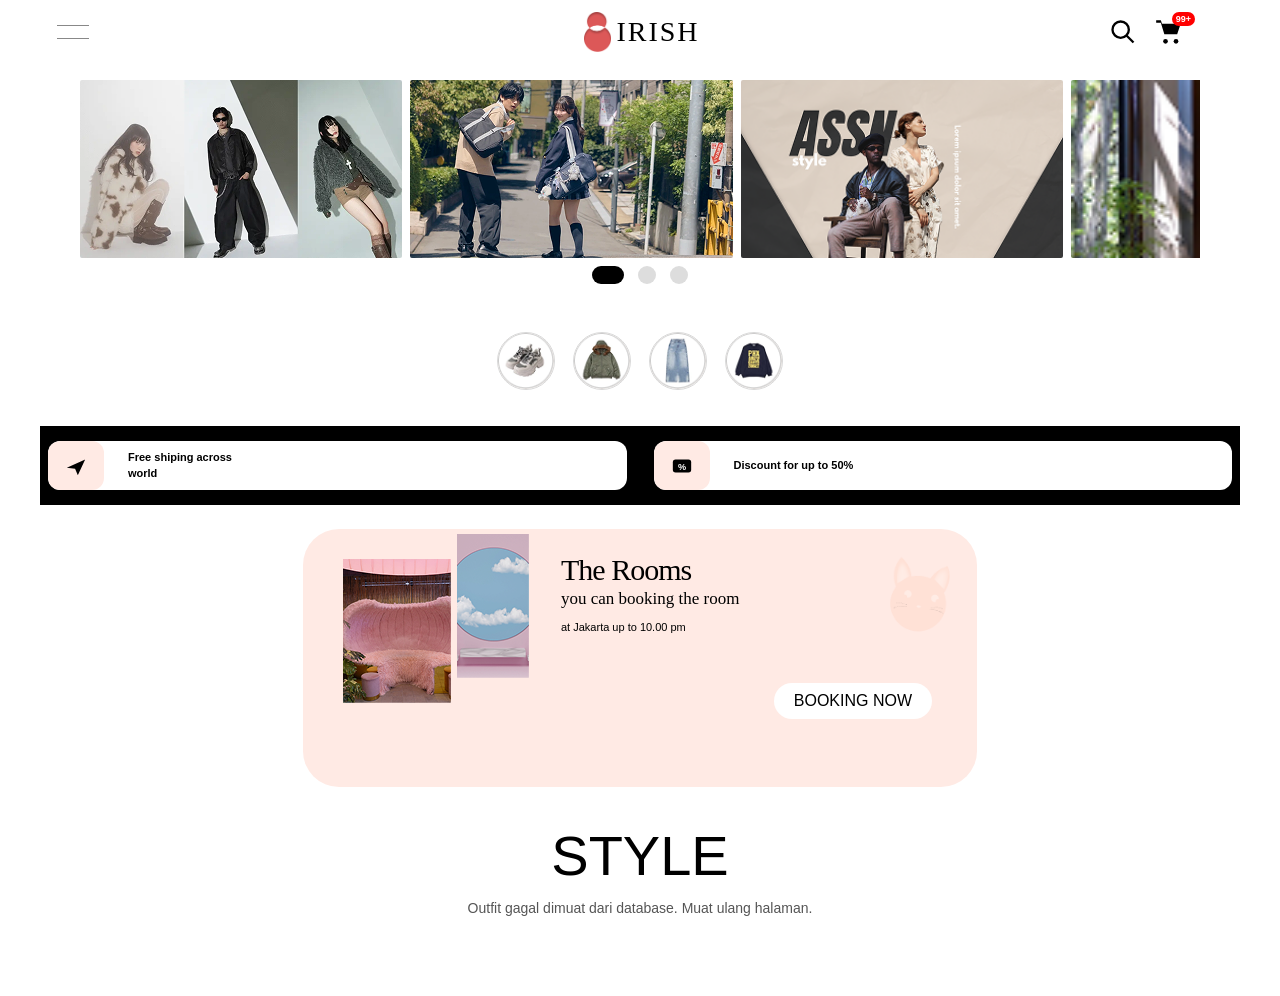
<file: index.html>
<!DOCTYPE html>
<html lang="id">
<head>
<meta charset="UTF-8">
<meta name="viewport" content="width=device-width, initial-scale=1">
<title>IRISH</title>
<link rel="stylesheet" href="css/home.css">
<script src="js/home.js" defer></script>
</head>
<body>
<div class="wrap">

  <header>
    <button class="menu" aria-label="Open menu"></button>
    <a class="logo" href="index.html" aria-label="IRISH home">
      <img src="asset/icon.png" alt="IRISH icon">
      IRISH
    </a>
    <div class="icons">
      <a href="#" aria-label="Search"><svg viewBox="0 0 24 24" fill="none" stroke="currentColor" stroke-width="2"><circle cx="10" cy="10" r="7"/><path d="M15 15l6 6"/></svg></a>
      <a href="#" aria-label="Cart"><svg viewBox="0 0 24 24" fill="currentColor"><path d="M1 2h4l1 3h16l-3 9H8L5 4H1z"/><circle cx="9" cy="20" r="2"/><circle cx="18" cy="20" r="2"/></svg><span class="badge">99+</span></a>
    </div>
  </header>

  <section class="carousel" aria-label="Featured looks">
    <div class="track">
      <div class="slide"><img src="asset/home-asset/image-awal-1.png" alt="Featured look 1"></div>
      <div class="slide"><img src="asset/home-asset/image-awal-2.png" alt="Featured look 2"></div>
      <div class="slide"><img src="asset/home-asset/image-awal-4.png" alt="Featured look 3"></div>
      <div class="slide"><img src="asset/home-asset/image-awal-5.png" alt="Featured look 4"></div>

    </div>
  </section>
  <div class="dots"><span class="on"></span><span></span><span></span></div>

  <nav class="cats" aria-label="Categories">
    <a href="#"><img src="asset/home-asset/image-category-2.png" alt="Category 2"></a>
    <a href="#"><img src="asset/home-asset/image-category-3.png" alt="Category 3"></a>
    <a href="#"><img src="asset/home-asset/image-category-4.png" alt="Category 4"></a>
    <a href="#"><img src="asset/home-asset/image-category-5.png" alt="Category 5"></a>
  </nav>

  <section class="strip">
    <div class="pill"><i><svg viewBox="0 0 24 24"><path d="M2 14l20-9-8 17-3-7z" fill="#000"/></svg></i><span>Free shiping across world</span></div>
    <div class="pill"><i><svg viewBox="0 0 24 24"><rect x="2" y="5" width="20" height="14" rx="3" fill="#000"/><text x="12" y="16" font-size="10" text-anchor="middle" fill="#fff" font-weight="700">%</text></svg></i><span>Discount for up to 50%</span></div>
  </section>

  <section class="booking">
    <div class="rooms">
      <img src="asset/home-asset/pink-asset/card-img-1.png" alt="Pink fur room">
      <img src="asset/home-asset/pink-asset/card-img-2.png" alt="Sky window room">
    </div>
    <div class="copy">
      <h2>The Rooms</h2>
      <p>you can booking the room</p>
      <small>at Jakarta up to 10.00 pm</small>
    </div>
    <img class="cat-face" src="asset/home-asset/pink-asset/card-icon-cat.png" alt="Cat icon">
    <a class="cta" href="#">BOOKING NOW</a>
  </section>

  <section class="style">
    <h2>STYLE</h2>
    <p id="products-status" class="shop-status" role="status" aria-live="polite">Memuat outfit...</p>
    <div id="product-list" class="style-product-grid"></div>

    <dialog id="transaction-dialog" class="shop-dialog" aria-labelledby="transaction-title">
      <form id="transaction-form">
        <div class="dialog-heading">
          <h2 id="transaction-title">Buat Transaksi</h2>
          <button type="button" id="close-transaction" class="close-dialog" aria-label="Tutup">&times;</button>
        </div>
        <p id="selected-product" class="selected-product"></p>
        <label for="buyer-name">Nama pembeli</label>
        <input id="buyer-name" name="buyerName" type="text" maxlength="80" required>
        <label for="buyer-email">Email pembeli</label>
        <input id="buyer-email" name="buyerEmail" type="email" required>
        <label for="quantity">Jumlah</label>
        <input id="quantity" name="quantity" type="number" min="1" max="20" value="1" required>
        <label for="payment-method">Metode pembayaran (simulasi)</label>
        <select id="payment-method" name="paymentMethod" required>
          <option value="">Pilih metode</option>
          <option value="Transfer bank">Transfer bank</option>
          <option value="E-wallet">E-wallet</option>
          <option value="Tunai">Tunai</option>
        </select>
        <p id="transaction-total" class="transaction-total"></p>
        <p id="transaction-message" class="shop-status" role="status" aria-live="polite"></p>
        <button id="pay-button" class="pay-button" type="submit">Bayar (simulasi)</button>
      </form>
    </dialog>
  </section>

</div>
</body>
</html>
</file>
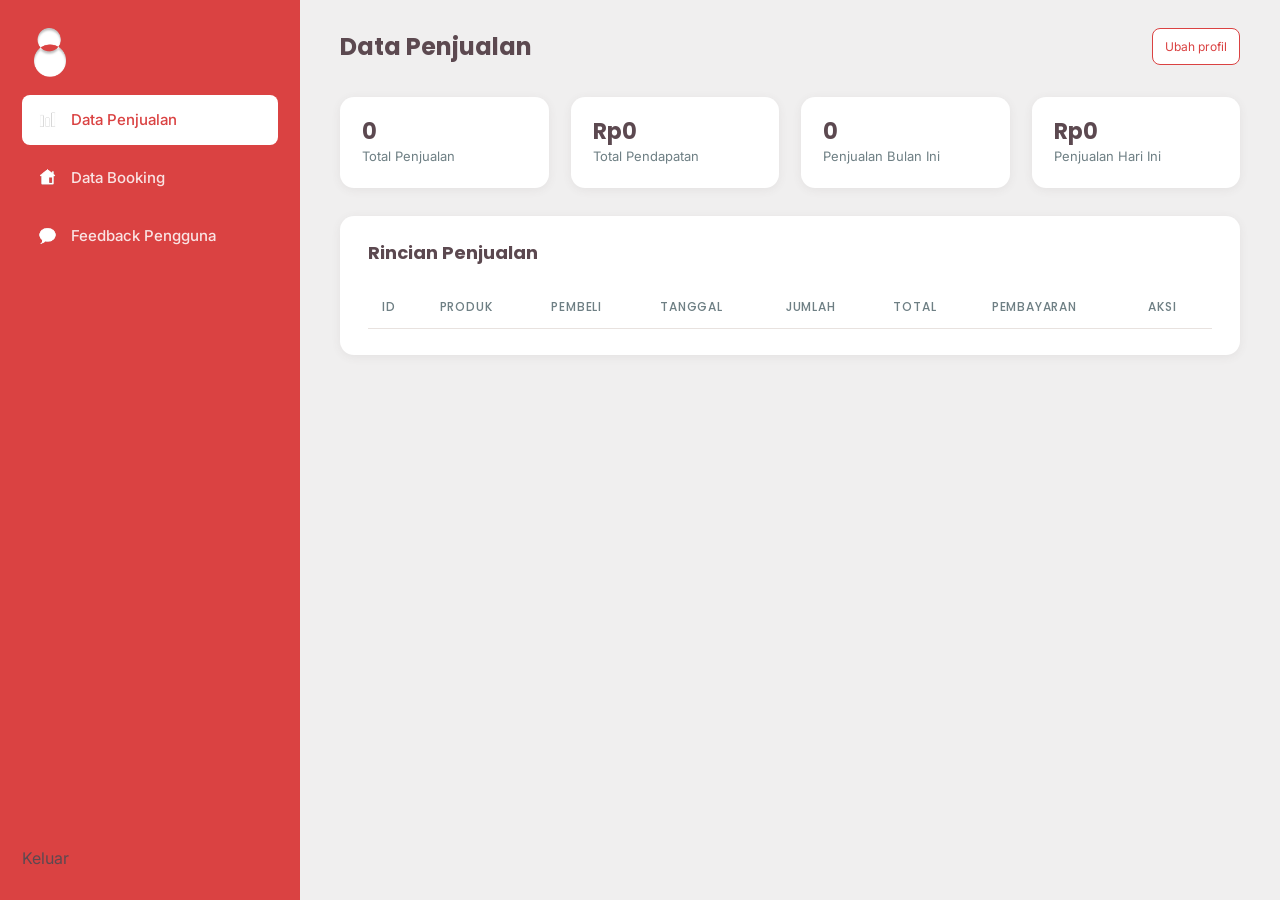
<file: dashboard/adminDashboard.html>
<!DOCTYPE html>
<html lang="id">
<head>
    <meta charset="UTF-8">
    <meta name="viewport" content="width=device-width, initial-scale=1.0">
    <title>Data Penjualan — Irish</title>
    <link rel="preconnect" href="https://fonts.googleapis.com">
    <link rel="preconnect" href="https://fonts.gstatic.com" crossorigin>
    <link href="https://fonts.googleapis.com/css2?family=Poppins:wght@400;500;600;700&family=Inter:wght@400;500;600&display=swap" rel="stylesheet">
    <link rel="stylesheet" href="../css/style.css">
    <link rel="stylesheet" href="../css/dashboard.css">
    <script src="../js/dashboard.js" defer></script>
</head>
<body>

    <div class="dashboard">
        <aside class="sidebar">
            <a href="../index.html" class="sidebar-brand">
                <img src="../asset/icon-dashboard.png" width="32" height="32" alt="Irish">
            </a>

            <nav class="sidebar-nav">
                <a href="adminDashboard.html" class="active">
                    <img src="../asset/dashboard/barChart-icon.png" alt="" width="19" height="19">
                    Data Penjualan
                </a>
                <a href="bookingDashboard.html">
                    <img src="../asset/dashboard/home-icon.png" alt="" width="19" height="19">
                    Data Booking
                </a>
                <a href="feedbackDashboard.html">
                    <img src="../asset/dashboard/speechBubble-icon.png" alt="" width="19" height="19">
                    Feedback Pengguna
                </a>
            </nav>

            <div class="sidebar-logout">
                <a href="../index.html">
                    Keluar
                </a>
            </div>
        </aside>

        <main class="main">
            <div class="topbar">
                <h1>Data Penjualan</h1>
                <div class="topbar-profile">
                    <div>
                        <span id="nama_admin"></span>
                        <small id="email_admin"></small>
                    </div>
                    <button type="button" id="edit-profile" class="profile-edit">Ubah profil</button>
                </div>
            </div>

            <section class="stats stats-sales">
                <div class="stat-card">
                    <div>
                        <h3 id="total-sales">0</h3>
                        <p>Total Penjualan</p>
                    </div>
                </div>
                <div class="stat-card">
                    <div>
                        <h3 id="total-revenue">Rp0</h3>
                        <p>Total Pendapatan</p>
                    </div>
                </div>
                <div class="stat-card">
                    <div>
                        <h3 id="monthly-sales">0</h3>
                        <p>Penjualan Bulan Ini</p>
                    </div>
                </div>
                <div class="stat-card">
                    <div>
                        <h3 id="today-revenue">Rp0</h3>
                        <p>Penjualan Hari Ini</p>
                    </div>
                </div>
            </section>

            <section class="panel">
                <div class="panel-head">
                    <h2>Rincian Penjualan</h2>
                </div>
                <div class="table-wrap">
                    <table>
                        <thead>
                            <tr>
                                <th>ID</th>
                                <th>Produk</th>
                                <th>Pembeli</th>
                                <th>Tanggal</th>
                                <th>Jumlah</th>
                                <th>Total</th>
                                <th>Pembayaran</th>
                                <th>Aksi</th>
                            </tr>
                        </thead>
                        <tbody id="sales-rows"></tbody>
                    </table>
                </div>
            </section>
            <p id="sales-message" class="sales-message" role="status" aria-live="polite"></p>
        </main>
    </div>

    <dialog id="profile-dialog" class="profile-dialog" aria-labelledby="profile-title">
        <form id="profile-form">
            <h2 id="profile-title">Ubah Profil Admin</h2>
            <label for="admin-name">Username admin</label>
            <input id="admin-name" name="adminName" type="text" maxlength="80" required>
            <label for="admin-email">Email admin</label>
            <input id="admin-email" name="adminEmail" type="email" required>
            <p id="profile-message" role="status" aria-live="polite"></p>
            <div class="dialog-actions">
                <button type="button" id="cancel-profile">Batal</button>
                <button type="submit">Simpan</button>
            </div>
        </form>
    </dialog>

</body>
</html>
</file>
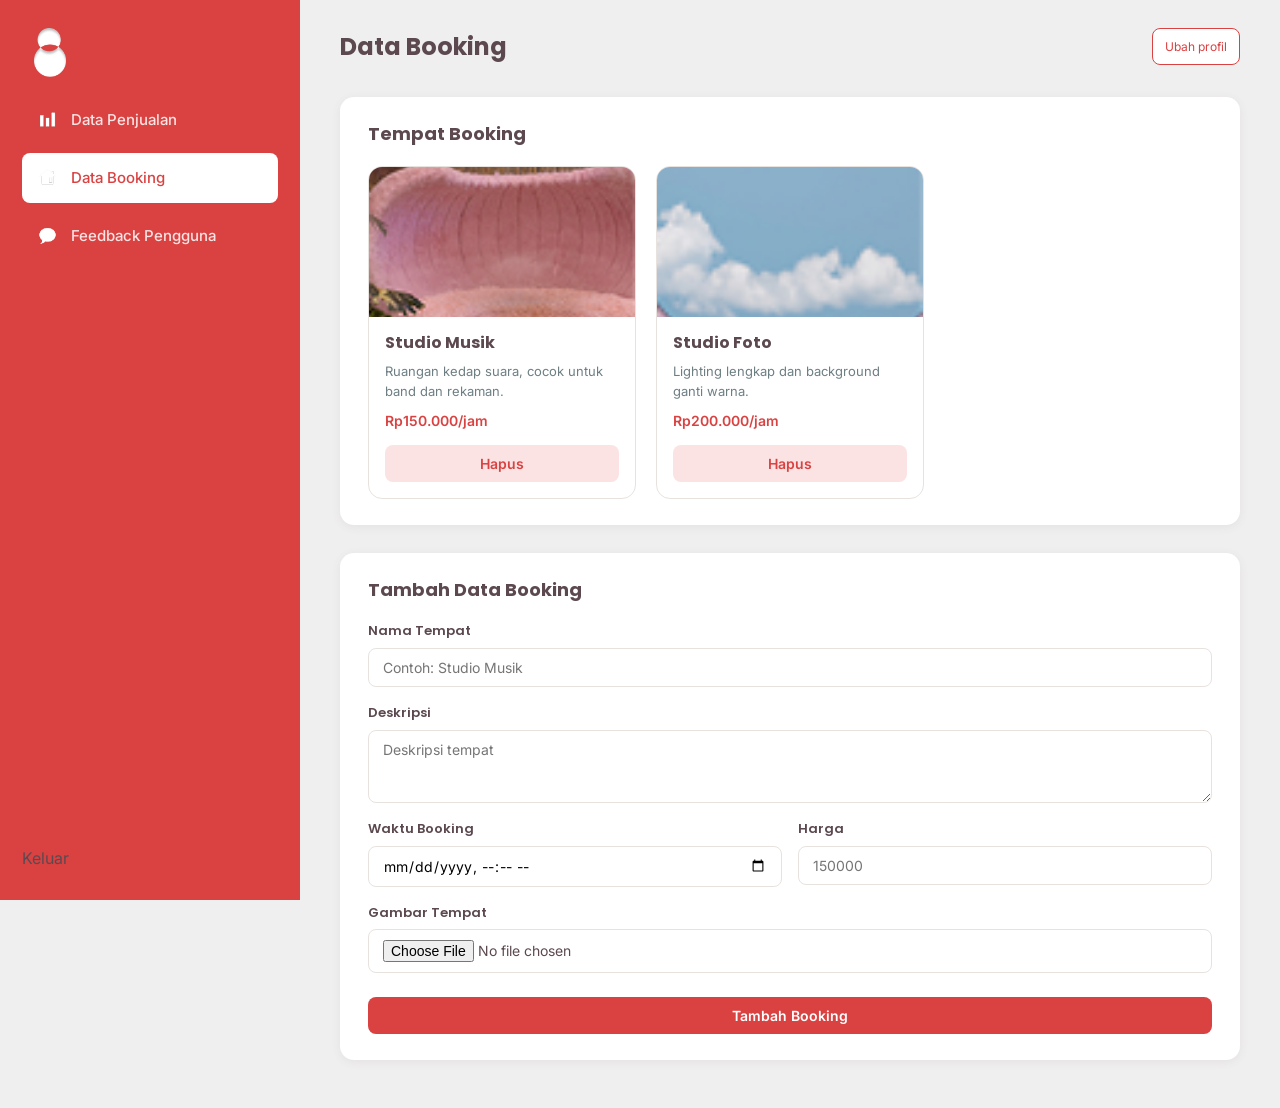
<file: dashboard/bookingDashboard.html>
<!DOCTYPE html>
<html lang="id">
<head>
    <meta charset="UTF-8">
    <meta name="viewport" content="width=device-width, initial-scale=1.0">
    <title>Data Booking — Irish</title>
    <link rel="preconnect" href="https://fonts.googleapis.com">
    <link rel="preconnect" href="https://fonts.gstatic.com" crossorigin>
    <link href="https://fonts.googleapis.com/css2?family=Poppins:wght@400;500;600;700&family=Inter:wght@400;500;600&display=swap" rel="stylesheet">
    <link rel="stylesheet" href="../css/style.css">
    <link rel="stylesheet" href="../css/dashboard.css">
</head>
<body>

    <div class="dashboard">
        <aside class="sidebar">
            <a href="../index.html" class="sidebar-brand">
                <img src="../asset/icon-dashboard.png" alt="Irish">
            </a>

            <nav class="sidebar-nav">
                <a href="adminDashboard.html">
                    <img src="../asset/dashboard/barChart-icon.png" alt="" width="19" height="19">
                    Data Penjualan
                </a>
                <a href="bookingDashboard.html" class="active">
                    <img src="../asset/dashboard/home-icon.png" alt="" width="19" height="19">
                    Data Booking
                </a>
                <a href="feedbackDashboard.html">
                    <img src="../asset/dashboard/speechBubble-icon.png" alt="" width="19" height="19">
                    Feedback Pengguna
                </a>
            </nav>

            <div class="sidebar-logout">
                <a href="../index.html">
                    Keluar
                </a>
            </div>
        </aside>

        <main class="main">
            <div class="topbar">
                <h1>Data Booking</h1>
                <div class="topbar-profile">
                    <div>
                        <span id="nama_admin"></span>
                        <small id="email_admin"></small>
                    </div>
                    <button type="button" id="edit-profile" class="profile-edit">Ubah profil</button>
                </div>
            </div>

            <section class="panel">
                <div class="panel-head">
                    <h2>Tempat Booking</h2>
                </div>
                <div class="booking-grid">
                    <article class="booking-card">
                        <img src="../asset/home-asset/pink-asset/card-img-1.png" alt="Studio Musik">
                        <div class="booking-body">
                            <h3>Studio Musik</h3>
                            <p>Ruangan kedap suara, cocok untuk band dan rekaman.</p>
                            <span class="booking-price">Rp150.000/jam</span>
                            <button type="button" class="btn-delete">Hapus</button>
                        </div>
                    </article>
                    <article class="booking-card">
                        <img src="../asset/home-asset/pink-asset/card-img-2.png" alt="Studio Foto">
                        <div class="booking-body">
                            <h3>Studio Foto</h3>
                            <p>Lighting lengkap dan background ganti warna.</p>
                            <span class="booking-price">Rp200.000/jam</span>
                            <button type="button" class="btn-delete">Hapus</button>
                        </div>
                    </article>
                </div>
            </section>

            <section class="panel">
                <div class="panel-head">
                    <h2>Tambah Data Booking</h2>
                </div>
                <form class="booking-form" action="#" method="post">
                    <div class="form-group">
                        <label for="nama">Nama Tempat</label>
                        <input type="text" id="nama" name="nama" placeholder="Contoh: Studio Musik" required>
                    </div>
                    <div class="form-group">
                        <label for="deskripsi">Deskripsi</label>
                        <textarea id="deskripsi" name="deskripsi" rows="3" placeholder="Deskripsi tempat" required></textarea>
                    </div>
                    <div class="form-row">
                        <div class="form-group">
                            <label for="waktu">Waktu Booking</label>
                            <input type="datetime-local" id="waktu" name="waktu" required>
                        </div>
                        <div class="form-group">
                            <label for="harga">Harga</label>
                            <input type="number" id="harga" name="harga" placeholder="150000" min="0" required>
                        </div>
                    </div>
                    <div class="form-group">
                        <label for="gambar">Gambar Tempat</label>
                        <input type="file" id="gambar" name="gambar" accept="image/*" required>
                    </div>
                    <button type="submit" class="btn-submit">Tambah Booking</button>
                </form>
            </section>
        </main>
    </div>

</body>
</html>
</file>
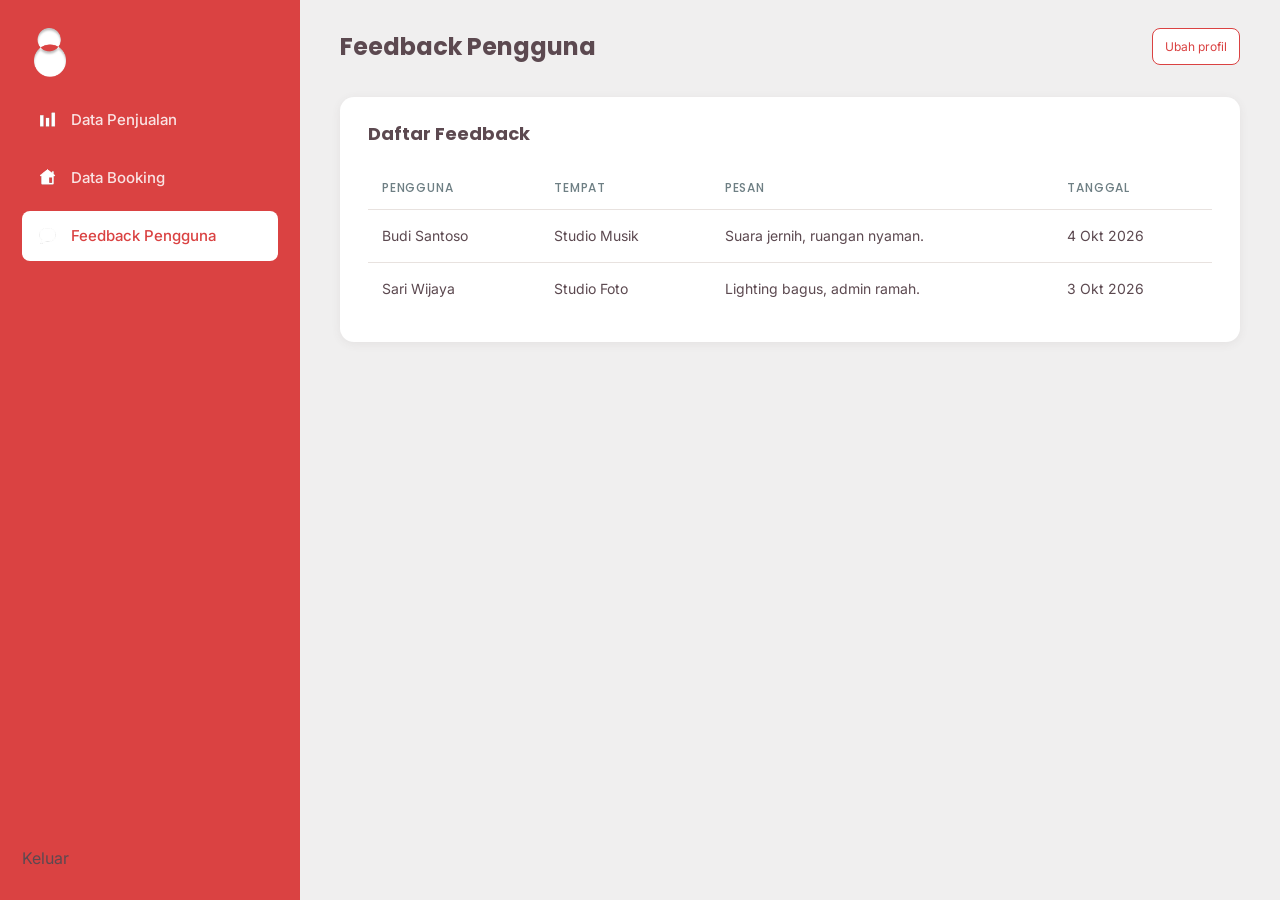
<file: dashboard/feedbackDashboard.html>
<!DOCTYPE html>
<html lang="id">
<head>
    <meta charset="UTF-8">
    <meta name="viewport" content="width=device-width, initial-scale=1.0">
    <title>Feedback Pengguna — Irish</title>
    <link rel="preconnect" href="https://fonts.googleapis.com">
    <link rel="preconnect" href="https://fonts.gstatic.com" crossorigin>
    <link href="https://fonts.googleapis.com/css2?family=Poppins:wght@400;500;600;700&family=Inter:wght@400;500;600&display=swap" rel="stylesheet">
    <link rel="stylesheet" href="../css/style.css">
    <link rel="stylesheet" href="../css/dashboard.css">
</head>
<body>

    <div class="dashboard">

        <aside class="sidebar">
            <a href="../index.html" class="sidebar-brand">
                <img src="../asset/icon-dashboard.png" alt="Irish">
            </a>

            <nav class="sidebar-nav">
                <a href="adminDashboard.html">
                    <img src="../asset/dashboard/barChart-icon.png" alt="" width="19" height="19">
                    Data Penjualan
                </a>
                <a href="bookingDashboard.html">
                    <img src="../asset/dashboard/home-icon.png" alt="" width="19" height="19">
                    Data Booking
                </a>
                <a href="feedbackDashboard.html" class="active">
                    <img src="../asset/dashboard/speechBubble-icon.png" alt="" width="19" height="19">
                    Feedback Pengguna
                </a>
            </nav>

            <div class="sidebar-logout">
                <a href="../index.html">
                    Keluar
                </a>
            </div>
        </aside>

        <main class="main">
            <div class="topbar">
                <h1>Feedback Pengguna</h1>
                <div class="topbar-profile">
                    <div>
                        <span id="nama_admin"></span>
                        <small id="email_admin"></small>
                    </div>
                    <button type="button" id="edit-profile" class="profile-edit">Ubah profil</button>
                </div>
            </div>

            <section class="panel">
                <div class="panel-head">
                    <h2>Daftar Feedback</h2>
                </div>
                <div class="table-wrap">
                    <table>
                        <thead>
                            <tr>
                                <th>Pengguna</th>
                                <th>Tempat</th>
                                <th>Pesan</th>
                                <th>Tanggal</th>
                            </tr>
                        </thead>
                        <tbody>
                            <tr>
                                <td>Budi Santoso</td>
                                <td>Studio Musik</td>
                                <td>Suara jernih, ruangan nyaman.</td>
                                <td>4 Okt 2026</td>
                            </tr>
                            <tr>
                                <td>Sari Wijaya</td>
                                <td>Studio Foto</td>
                                <td>Lighting bagus, admin ramah.</td>
                                <td>3 Okt 2026</td>
                            </tr>
                        </tbody>
                    </table>
                </div>
            </section>
        </main>
    </div>

</body>
</html>
</file>
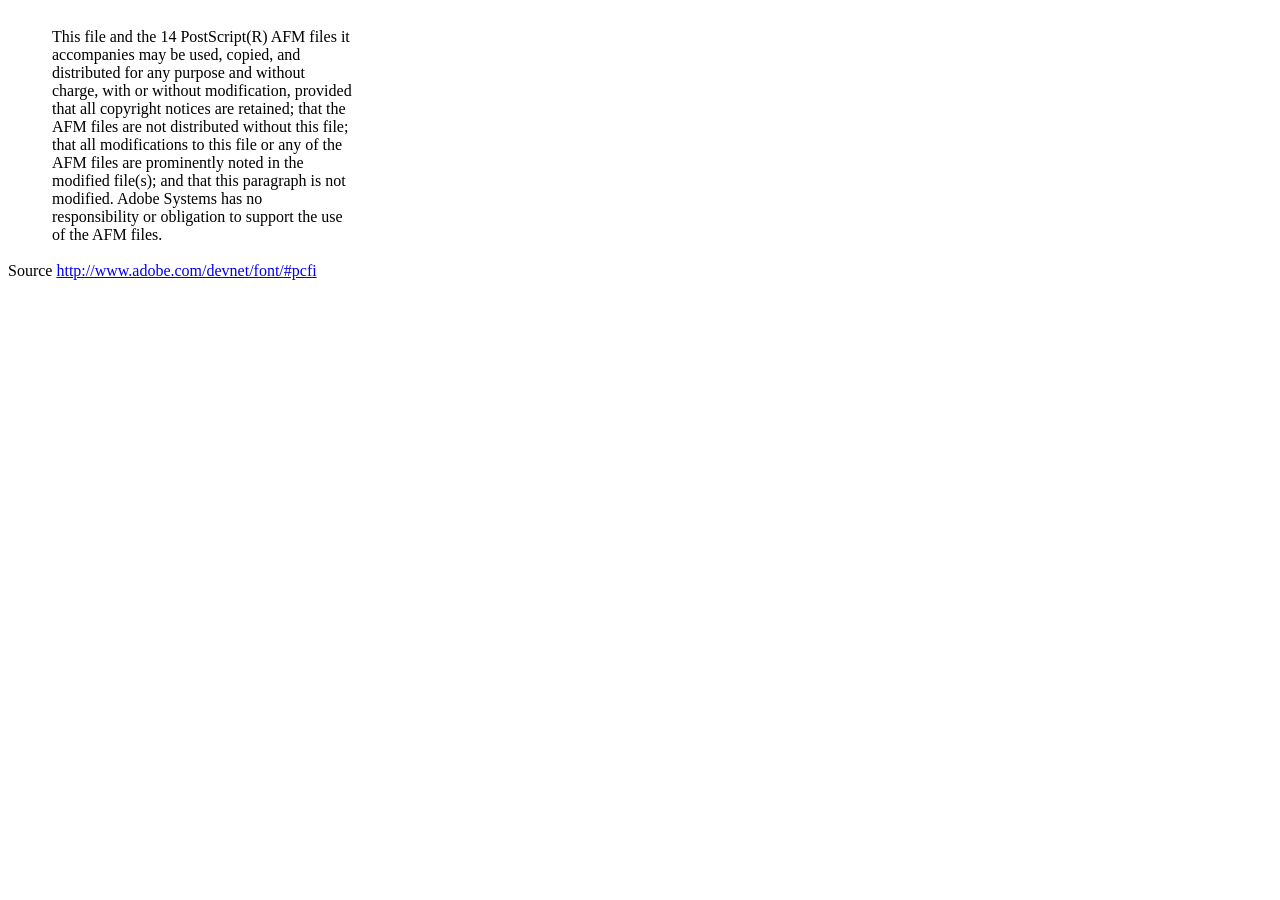
<file: dompdf/vendor/dompdf/dompdf/lib/fonts/mustRead.html>
<html>
	<head>
		<meta http-equiv="content-type" content="text/html;charset=iso-8859-1">
		<meta name="generator" content="Adobe GoLive 4">
		<title>Core 14 AFM Files - ReadMe</title>
	</head>
	<body bgcolor="white">
		<font color="white">or</font>
		<table border="0" cellpadding="0" cellspacing="2">
			<tr>
				<td width="40"></td>
				<td width="300">This file and the 14 PostScript(R) AFM files it accompanies may be used, copied, and distributed for any purpose and without charge, with or without modification, provided that all copyright notices are retained; that the AFM files are not distributed without this file; that all modifications to this file or any of the AFM files are prominently noted in the modified file(s); and that this paragraph is not modified. Adobe Systems has no responsibility or obligation to support the use of the AFM files. <font color="white">Col</font></td>
			</tr>
		</table>
		<p>Source <a href="http://www.adobe.com/devnet/font/#pcfi">http://www.adobe.com/devnet/font/#pcfi</a></p>
</body>
</html>
</file>
<file: css/home.css>
:root {
        --red: #DB4141;
        --ink: #000;
        --blush: #FFEAE4;
        --line: #d9d9d9;
}

* {
        box-sizing: border-box;
        margin: 0;
        padding: 0;
}

body {
        font-family: "Inter", "Helvetica Neue", Arial, sans-serif;
        color: var(--ink);
        background: #fff;
}

img {
        display: block;
        max-width: 100%;
        background: #e6e2e0;
}

.wrap {
        max-width: 1200px;
        margin: 0 auto;
}

header {
        display: grid;
        grid-template-columns: 1fr auto 1fr;
        align-items: center;
        padding: 12px 17px;
}

.menu {
        width: 32px;
        height: 14px;
        border: 0;
        background: none;
        cursor: pointer;
        border-top: 1px solid #888;
        border-bottom: 1px solid #888;
}

.logo {
        display: flex;
        align-items: center;
        gap: 2px;
        text-decoration: none;
        color: inherit;
        font-family: Georgia, "Times New Roman", serif;
        font-size: 28px;
        letter-spacing: 2px;
}

.logo img {
        width: 34px;
        height: 40px;
        object-fit: contain;
        background: none;
}

.icons {
        display: flex;
        justify-content: flex-end;
        gap: 18px;
        padding-right: 40px;
}

.icons a {
        position: relative;
        color: inherit;
        display: inline-flex;
}

.icons svg {
        width: 28px;
        height: 28px;
}

.account-bar {
        display: flex;
        flex-wrap: wrap;
        align-items: center;
        justify-content: flex-end;
        gap: 10px;
        padding: 0 17px 8px;
        font-size: 14px;
}

.account-bar span {
        overflow-wrap: anywhere;
}

.account-bar button {
        border: 1px solid var(--red);
        border-radius: 6px;
        background: #fff;
        color: #b93131;
        padding: 6px 10px;
        font: inherit;
        text-decoration: none;
        cursor: pointer;
}

.account-bar a:hover,
.account-bar button:hover {
        background: var(--blush);
}

.account-bar a:focus-visible,
.account-bar button:focus-visible {
        outline: 2px solid var(--red);
        outline-offset: 2px;
}

.badge {
        position: absolute;
        top: -6px;
        right: -12px;
        background: #f00;
        color: #fff;
        font-size: 9px;
        font-weight: 700;
        border-radius: 10px;
        padding: 2px 4px;
}

.carousel {
        overflow: hidden;
        margin: 16px 40px 0;
}

.track {
        display: flex;
        gap: 8px;
}

.slide {
        flex: 0 0 calc((100% - 24px) / 3.4);
        height: 178px;
        overflow: hidden;
        border-radius: 2px;
}

.slide img {
        width: 100%;
        height: 100%;
        object-fit: cover;
}

.dots {
        display: flex;
        justify-content: center;
        gap: 14px;
        margin: 8px 0 48px;
}

.dots span {
        width: 18px;
        height: 18px;
        border-radius: 50%;
        background: #ddd;
        display: block;
}

.dots span.on {
        width: 32px;
        border-radius: 9px;
        background: #000;
}

.cats {
        display: flex;
        flex-wrap: wrap;
        justify-content: center;
        gap: 14px 18px;
        max-width: 320px;
        margin: 0 auto 36px;
}

.cats a {
        width: 58px;
        height: 58px;
        border-radius: 50%;
        border: 1px solid var(--line);
        overflow: hidden;
        background: #fff;
}

.cats img {
        width: 100%;
        height: 100%;
        object-fit: cover;
}

.strip {
        background: #000;
        padding: 15px 8px;
        display: grid;
        grid-template-columns: 1fr 1fr;
        gap: 27px;
}

.pill {
        background: #fff;
        border-radius: 12px;
        display: flex;
        align-items: center;
        gap: 24px;
        height: 49px;
        overflow: hidden;
        font-size: 11px;
        font-weight: 600;
}

.pill i {
        width: 56px;
        height: 49px;
        background: var(--blush);
        display: grid;
        place-items: center;
        border-radius: 12px;
        flex: none;
        font-style: normal;
}

.pill i svg {
        width: 22px;
        height: 22px;
}

.pill span {
        max-width: 130px;
        line-height: 1.4;
}

.booking {
        max-width: 674px;
        margin: 24px auto 0;
        background: var(--blush);
        border-radius: 36px;
        padding: 0 40px;
        min-height: 258px;
        display: grid;
        grid-template-columns: auto 1fr;
        gap: 32px;
        position: relative;
}

.rooms {
        display: flex;
        padding-top: 5px;
}

.rooms img {
        width: 108px;
        height: 144px;
        object-fit: cover;
        margin-top: 25px;
        background: none;
        margin-right: 10px;
}

.rooms img+img {
        width: 72px;
        height: 144px;
        margin: 0 0 0 -4px;
}

.copy {
        padding-top: 24px;
}

.copy h2 {
        font-family: Georgia, serif;
        font-weight: 400;
        font-size: 30px;
        letter-spacing: -1px;
}

.copy p {
        font-family: Georgia, serif;
        font-size: 17px;
        margin-top: 2px;
}

.copy small {
        display: block;
        font-size: 11px;
        margin-top: 12px;
}

.cta {
        position: absolute;
        right: 45px;
        bottom: 68px;
        background: #fff;
        border: 0;
        border-radius: 20px;
        padding: 9px 20px;
        font-size: 16px;
        cursor: pointer;
        text-decoration: none;
        color: inherit;
}

.cta:hover {
        background: var(--red);
        color: #fff;
}

.cat-face {
        position: absolute;
        top: 16px;
        right: 22px;
        width: 70px;
        height: 90px;
        opacity: .5;
        background: none;
        object-fit: contain;
}

.style {
        text-align: center;
        padding: 36px 0 0;
        position: relative;
}

.style h2 {
        font-size: 56px;
        font-weight: 400;
        margin-bottom: 12px;
}

.gallery {
        display: flex;
        gap: 20px;
        justify-content: center;
        height: 62px;
        overflow: hidden;
        -webkit-mask-image: linear-gradient(#000 40%, transparent);
        mask-image: linear-gradient(#000 40%, transparent);
}

.gallery img {
        width: 80px;
        height: 110px;
        object-fit: cover;
        flex: none;
}

.style { padding-bottom: 60px; }
.shop-status { color: #555; font-size: 14px; }
.style-product-grid { display: grid; grid-template-columns: repeat(4, minmax(0, 1fr)); gap: 20px; max-width: 1000px; margin: 20px auto 0; padding: 0 24px; text-align: left; }
.product-card { border: 1px solid var(--line); border-radius: 14px; overflow: hidden; background: #fff; }
.product-body { display: flex; flex-direction: column; gap: 8px; padding: 15px; min-height: 155px; }
.product-body h3 { font-size: 17px; }
.product-body p { color: #555; font-size: 13px; line-height: 1.4; flex: 1; }
.product-body strong { font-size: 14px; }
.product-body button, .pay-button { border: 0; border-radius: 8px; background: var(--red); color: #fff; padding: 11px 14px; cursor: pointer; font-weight: 700; }
.product-body button:hover, .pay-button:hover { background: #b93131; }
.product-body button.is-pressed { transform: scale(.96); }
.pay-button:disabled { opacity: .6; cursor: wait; }

.shop-dialog { width: min(92vw, 430px); max-height: 90vh; overflow: auto; margin: auto; padding: 24px; border: 0; border-radius: 16px; box-shadow: 0 16px 50px #0004; text-align: left; }
.shop-dialog::backdrop { background: #0008; }
.shop-dialog form { display: flex; flex-direction: column; gap: 9px; }
.dialog-heading { display: flex; justify-content: space-between; align-items: center; }
.dialog-heading h2 { font-size: 22px; margin: 0; }
.close-dialog { border: 0; background: none; font-size: 28px; cursor: pointer; }
.selected-product { color: #555; margin-bottom: 8px; }
.shop-dialog label { font-size: 14px; font-weight: 600; }
.shop-dialog input, .shop-dialog select { width: 100%; border: 1px solid var(--line); border-radius: 8px; padding: 10px; font: inherit; }
.transaction-total { margin-top: 8px; font-weight: 700; }

@media (max-width: 850px) {
        .style-product-grid { grid-template-columns: repeat(2, minmax(0, 1fr)); }
}

@media (max-width: 480px) {
        .style-product-grid { grid-template-columns: 1fr; }
}

@media (max-width:760px) {
        .slide {
                flex-basis: 70%;
        }

        .strip {
                grid-template-columns: 1fr;
                gap: 10px;
        }

        .booking {
                grid-template-columns: 1fr;
                padding: 24px;
        }

        .cta {
                position: static;
                margin-top: 18px;
                justify-self: start;
        }

        .cat-face {
                display: none;
        }

        .icons {
                padding-right: 12px;
        }
        .icons a{
                color: #000;
                border-color: #000;
        }
}

/* ── Product Card Category & Stock ── */
.product-category {
    font-size: 11px;
    font-weight: 700;
    letter-spacing: 0.8px;
    text-transform: uppercase;
    color: var(--red);
}

.product-stock {
    font-size: 11px;
    color: #888;
}

.product-card-actions {
    display: flex;
    flex-direction: column;
    gap: 8px;
}

.product-body button.product-feedback-btn {
    background: #fff;
    color: var(--red);
    border: 1px solid var(--red);
    padding: 9px 14px;
    font-weight: 600;
}

.product-body button.product-feedback-btn:hover {
    background: var(--blush);
}

.shop-dialog textarea {
    width: 100%;
    border: 1px solid var(--line);
    border-radius: 8px;
    padding: 10px;
    font: inherit;
    resize: vertical;
}

.pf-dialog-list {
    max-height: 180px;
    margin-bottom: 14px;
    padding: 10px;
    border: 1px solid var(--line);
    border-radius: 10px;
    background: #fafafa;
}

.feedback-item-product {
    display: inline-block;
    margin-left: 6px;
    padding: 2px 8px;
    border-radius: 999px;
    background: var(--blush);
    color: var(--red);
    font-size: 11px;
    font-weight: 600;
}

.feedback-form {
    display: flex;
    flex-direction: column;
    gap: 10px;
}

.feedback-list {
    display: flex;
    flex-direction: column;
    gap: 14px;
    max-height: 220px;
    overflow-y: auto;
}

.feedback-item {
    border-bottom: 1px solid var(--line);
    padding-bottom: 14px;
}

.feedback-item:last-child {
    border-bottom: none;
    padding-bottom: 0;
}

.feedback-item-name {
    font-weight: 700;
    font-size: 14px;
    margin-bottom: 4px;
}

.feedback-item-date {
    font-size: 11px;
    color: #999;
    margin-bottom: 6px;
}

.feedback-item-pesan {
    font-size: 13px;
    color: #444;
    line-height: 1.5;
}

@media (max-width: 700px) {
    .feedback-layout {
        grid-template-columns: 1fr;
    }
}

/* ── Burger Sidebar Navigation ── */
.nav-backdrop {
    position: fixed;
    inset: 0;
    background: rgba(0, 0, 0, 0.45);
    opacity: 0;
    pointer-events: none;
    transition: opacity 0.25s ease;
    z-index: 90;
}

.nav-backdrop.is-open {
    opacity: 1;
    pointer-events: auto;
}

.nav-sidebar {
    position: fixed;
    top: 0;
    left: 0;
    width: 280px;
    max-width: 82vw;
    height: 100vh;
    background: #fff;
    box-shadow: 4px 0 28px rgba(0, 0, 0, 0.16);
    transform: translateX(-100%);
    transition: transform 0.25s ease;
    z-index: 100;
    display: flex;
    flex-direction: column;
    padding: 20px;
    gap: 24px;
}

.nav-sidebar.is-open {
    transform: translateX(0);
}

.nav-sidebar-head {
    display: flex;
    align-items: center;
    justify-content: space-between;
    padding-bottom: 14px;
    border-bottom: 1px solid var(--line);
}

.nav-sidebar-links {
    display: flex;
    flex-direction: column;
    gap: 8px;
}

.nav-link {
    display: block;
    text-decoration: none;
    color: var(--ink);
    font-size: 15px;
    font-weight: 600;
    padding: 12px 16px;
    border-radius: 10px;
    transition: background 0.2s, color 0.2s;
}

.nav-link:hover {
    background: var(--blush);
    color: var(--red);
}

.nav-link.active {
    background: var(--red);
    color: #fff;
}

.catalog-page {
    padding-top: 28px;
}

.catalog-controls {
    display: flex;
    gap: 12px;
    max-width: 600px;
    margin: 18px auto 14px;
    padding: 0 24px;
}

.catalog-controls input,
.catalog-controls select {
    flex: 1;
    border: 1px solid var(--line);
    border-radius: 8px;
    padding: 10px 12px;
    font: inherit;
    font-size: 14px;
    background: #fff;
    outline: none;
}

.catalog-controls input:focus,
.catalog-controls select:focus {
    border-color: var(--red);
}

@media (max-width: 760px) {
    .catalog-controls {
        flex-direction: column;
    }
}
</file>
<file: css/style.css>
:root {
    --red: #da4242;
    --red-dark: #c23a3a;
    --rose: #b78985;
    --rose-light: #e7cdc4;
    --blush: #f8ede9;

    --ink: #5c4950;
    --gray: #6e7f84;
    --line: #e8e2df;
    --bg-soft: #f0efef;
    --white: #ffffff;

    --font-head: 'Poppins', sans-serif;
    --font-body: 'Inter', sans-serif;

    --radius-sm: 8px;
    --radius-md: 14px;
    --radius-lg: 22px;
    --shadow-sm: 0 2px 10px rgba(92, 73, 80, 0.08);
    --shadow-md: 0 10px 30px rgba(92, 73, 80, 0.12);
}

*,
*::before,
*::after {
    margin: 0;
    padding: 0;
    box-sizing: border-box;
}

html {
    scroll-behavior: smooth;
}

body {
    font-family: var(--font-body);
    color: var(--ink);
    background: var(--white);
    line-height: 1.6;
    -webkit-font-smoothing: antialiased;
}

img {
    display: block;
    max-width: 100%;
}

a {
    text-decoration: none;
    color: inherit;
}

ul {
    list-style: none;
}

input,
button,
select,
textarea {
    font-family: inherit;
    font-size: inherit;
}

h1, h2, h3, h4 {
    font-family: var(--font-head);
    line-height: 1.25;
    color: var(--ink);
}

.container {
    width: min(1180px, calc(100% - 48px));
    margin-inline: auto;
}

.btn {
    display: inline-flex;
    align-items: center;
    justify-content: center;
    gap: 8px;
    padding: 12px 26px;
    border: none;
    border-radius: var(--radius-sm);
    font-family: var(--font-head);
    font-weight: 500;
    font-size: 15px;
    cursor: pointer;
    transition: background 0.2s ease, transform 0.15s ease, box-shadow 0.2s ease;
}

.btn:active {
    transform: translateY(1px);
}

.btn-primary {
    background: var(--red);
    color: var(--white);
}

.btn-primary:hover {
    background: var(--red-dark);
    box-shadow: 0 8px 20px rgba(218, 66, 66, 0.35);
}

.btn-outline {
    background: transparent;
    color: var(--red);
    border: 1.5px solid var(--red);
}

.btn-outline:hover {
    background: var(--red);
    color: var(--white);
}

.btn-ghost {
    background: transparent;
    color: var(--ink);
}

.btn-ghost:hover {
    background: var(--blush);
}

.btn-block {
    width: 100%;
}

.site-header {
    position: absolute;
    top: 0;
    left: 0;
    right: 0;
    z-index: 20;
    padding: 22px 0;
}

.site-header .container {
    display: flex;
    align-items: center;
    gap: 40px;
}

.logo {
    font-family: var(--font-head);
    font-size: 26px;
    font-weight: 700;
    letter-spacing: 0.5px;
    color: var(--white);
}

.logo span {
    color: var(--red);
}

.main-nav {
    display: flex;
    gap: 32px;
    margin-left: auto;
}

.main-nav a {
    font-weight: 500;
    font-size: 15px;
    color: var(--white);
    opacity: 0.9;
    transition: opacity 0.2s;
}

.main-nav a:hover,
.main-nav a.active {
    opacity: 1;
    text-decoration: underline;
    text-underline-offset: 6px;
    text-decoration-thickness: 2px;
    text-decoration-color: var(--red);
}

.header-actions {
    display: flex;
    gap: 12px;
}


.site-header--light .logo,
.site-header--light .main-nav a {
    color: var(--ink);
}

.site-footer {
    background: var(--ink);
    color: rgba(255, 255, 255, 0.75);
    padding: 64px 0 28px;
}

.footer-grid {
    display: grid;
    grid-template-columns: 2fr 1fr 1fr 1.4fr;
    gap: 48px;
    padding-bottom: 40px;
    border-bottom: 1px solid rgba(255, 255, 255, 0.12);
}

.footer-grid .logo {
    color: var(--white);
}

.footer-tagline {
    margin-top: 14px;
    font-size: 14px;
    max-width: 280px;
}

.footer-col h4 {
    color: var(--white);
    font-size: 16px;
    margin-bottom: 18px;
}

.footer-col li {
    margin-bottom: 10px;
}

.footer-col a {
    font-size: 14px;
    transition: color 0.2s;
}

.footer-col a:hover {
    color: var(--rose-light);
}

.footer-contact li {
    display: flex;
    gap: 10px;
    font-size: 14px;
}

.footer-contact svg {
    flex-shrink: 0;
    margin-top: 4px;
}

.footer-bottom {
    display: flex;
    justify-content: space-between;
    padding-top: 24px;
    font-size: 13px;
}
</file>
<file: css/dashboard.css>
.dashboard {
    display: flex;
    min-height: 100vh;
    background: var(--bg-soft);
}

.sidebar {
    width: 300px;
    flex-shrink: 0;
    display: flex;
    flex-direction: column;
    background: var(--red);
    padding: 28px 22px;
    position: sticky;
    top: 0;
    height: 100vh;
}

.sidebar-brand {
    display: block;
    padding: 0 12px;
    margin-bottom: 8px;
}

.sidebar-brand img {
    width: 32px;
    height: auto;
    display: block;
}

/* .sidebar-role {
    padding: 0 12px;
    font-size: 12px;
    letter-spacing: 1.5px;
    text-transform: uppercase;
    color: rgba(255, 255, 255, 0.65);
    margin-bottom: 42px;
} */

.sidebar-nav {
    display: flex;
    flex-direction: column;
    gap: 8px;
    flex: 1;
    margin-top: 10px;
}

.sidebar-nav a {
    display: flex;
    align-items: center;
    gap: 14px;
    padding: 13px 16px;
    border-radius: var(--radius-sm);
    color: rgba(255, 255, 255, 0.85);
    font-weight: 500;
    font-size: 15px;
    transition: background 0.2s, color 0.2s;
}

.sidebar-nav a svg,
.sidebar-nav a img {
    flex-shrink: 0;
    width: 19px;
    height: 19px;
    object-fit: contain;
}

.sidebar-nav a:hover {
    background: rgba(255, 255, 255, 0.12);
    color: var(--white);
}

.sidebar-nav a.active {
    background: var(--white);
    color: var(--red);
}

.sidebar-logout button {
    display: flex;
    align-items: center;
    gap: 14px;
    width: 100%;
    padding: 13px 16px;
    border: 0;
    border-radius: var(--radius-sm);
    background: transparent;
    color: rgba(255, 255, 255, 0.85);
    font: inherit;
    font-weight: 500;
    text-align: left;
    cursor: pointer;
    transition: background 0.2s, color 0.2s;
}

.sidebar-logout button:hover {
    background: rgba(255, 255, 255, 0.12);
    color: var(--white);
}

.sidebar-logout button:focus-visible {
    outline: 2px solid var(--white);
    outline-offset: 2px;
}

.main {
    flex: 1;
    padding: 28px 40px 48px;
    min-width: 0;
}

/* Topbar */
.topbar {
    display: flex;
    align-items: center;
    gap: 24px;
    margin-bottom: 32px;
}

.topbar h1 {
    font-size: 24px;
}

.topbar-search {
    margin-left: auto;
    position: relative;
    width: 340px;
}

.topbar-search svg {
    position: absolute;
    left: 14px;
    top: 50%;
    transform: translateY(-50%);
    color: var(--gray);
}

.topbar-search input {
    width: 100%;
    height: 44px;
    padding: 0 16px 0 42px;
    border: 1px solid var(--line);
    border-radius: 999px;
    background: var(--white);
    outline: none;
    transition: border 0.2s;
}

.topbar-search input:focus {
    border-color: var(--red);
}

.topbar-actions {
    display: flex;
    align-items: center;
    gap: 18px;
}

.icon-btn {
    position: relative;
    width: 42px;
    height: 42px;
    display: grid;
    place-items: center;
    border: 1px solid var(--line);
    border-radius: 50%;
    background: var(--white);
    color: var(--ink);
    cursor: pointer;
}

.icon-badge {
    position: absolute;
    top: -2px;
    right: -2px;
    width: 16px;
    height: 16px;
    display: grid;
    place-items: center;
    border-radius: 50%;
    background: var(--red);
    color: var(--white);
    font-size: 10px;
    font-weight: 600;
}

.topbar-profile {
    display: flex;
    align-items: center;
    gap: 10px;
    cursor: pointer;
}

.topbar-profile img {
    width: 42px;
    height: 42px;
    border-radius: 50%;
    object-fit: cover;
}

.topbar-profile div span {
    display: block;
    font-size: 14px;
    font-weight: 600;
    line-height: 1.2;
}

.topbar-profile div small {
    font-size: 12px;
    color: var(--gray);
}

.topbar-profile { margin-left: auto; }
.profile-edit, .receipt-button { border: 1px solid var(--red); border-radius: 8px; background: var(--white); color: var(--red); padding: 8px 12px; cursor: pointer; font: inherit; font-size: 12px; }
.profile-edit:hover, .receipt-button:hover { background: var(--red); color: var(--white); }
.sales-message { margin-top: 14px; color: var(--gray); font-size: 13px; }
.profile-dialog { width: min(92vw, 420px); margin: auto; padding: 24px; border: 0; border-radius: var(--radius-md); box-shadow: 0 18px 50px #0004; }
.profile-dialog::backdrop { background: #0008; }
.profile-dialog form { display: flex; flex-direction: column; gap: 10px; }
.profile-dialog h2 { margin-bottom: 12px; font-size: 20px; }
.profile-dialog label { font-weight: 600; font-size: 13px; }
.profile-dialog input { width: 100%; border: 1px solid var(--line); border-radius: 8px; padding: 10px; font: inherit; }
.dialog-actions { display: flex; justify-content: flex-end; gap: 8px; margin-top: 16px; }
.dialog-actions button { padding: 9px 16px; border: 1px solid var(--red); border-radius: 8px; background: var(--white); color: var(--red); cursor: pointer; }
.dialog-actions button[type="submit"] { background: var(--red); color: var(--white); }

.stats {
    display: grid;
    grid-template-columns: repeat(4, 1fr);
    gap: 22px;
    margin-bottom: 28px;
}

.stat-card {
    display: flex;
    align-items: center;
    gap: 16px;
    padding: 22px;
    background: var(--white);
    border-radius: var(--radius-md);
    box-shadow: var(--shadow-sm);
}

.stat-icon {
    width: 52px;
    height: 52px;
    flex-shrink: 0;
    display: grid;
    place-items: center;
    border-radius: var(--radius-sm);
    background: var(--blush);
    color: var(--red);
}

.stat-card h3 {
    font-size: 22px;
    line-height: 1.2;
}

.stat-card p {
    font-size: 13px;
    color: var(--gray);
}

.panel {
    background: var(--white);
    border-radius: var(--radius-md);
    box-shadow: var(--shadow-sm);
    padding: 26px 28px;
}

.panel + .panel {
    margin-top: 28px;
}

.panel-head {
    display: flex;
    align-items: center;
    justify-content: space-between;
    margin-bottom: 20px;
}

.panel-head h2 {
    font-size: 18px;
}

.panel-head a {
    font-size: 13px;
    font-weight: 500;
    color: var(--red);
}

.panel-head a:hover {
    text-decoration: underline;
}

.table-wrap {
    overflow-x: auto;
}

table {
    width: 100%;
    border-collapse: collapse;
    font-size: 14px;
}

thead th {
    text-align: left;
    font-family: var(--font-head);
    font-weight: 500;
    font-size: 12px;
    letter-spacing: 0.8px;
    text-transform: uppercase;
    color: var(--gray);
    padding: 12px 14px;
    border-bottom: 1px solid var(--line);
}

tbody td {
    padding: 15px 14px;
    border-bottom: 1px solid var(--line);
    color: var(--ink);
}

tbody tr:last-child td {
    border-bottom: none;
}

tbody tr:hover {
    background: var(--blush);
}

.cell-user {
    display: flex;
    align-items: center;
    gap: 10px;
}

.cell-user img {
    width: 34px;
    height: 34px;
    border-radius: 50%;
    object-fit: cover;
}

.badge {
    display: inline-block;
    padding: 4px 12px;
    border-radius: 999px;
    font-size: 12px;
    font-weight: 600;
}

.badge-success {
    background: #e4f5e9;
    color: #2e9e5b;
}

.badge-warning {
    background: #fdf1dc;
    color: #c98a12;
}

.badge-danger {
    background: #fbe3e3;
    color: var(--red);
}

.badge-neutral {
    background: var(--bg-soft);
    color: var(--gray);
}

.booking-grid {
    display: grid;
    grid-template-columns: repeat(auto-fill, minmax(240px, 1fr));
    gap: 20px;
}

.booking-card {
    border: 1px solid var(--line);
    border-radius: var(--radius-md);
    overflow: hidden;
    background: var(--white);
}

.booking-card > img {
    width: 100%;
    height: 150px;
    object-fit: cover;
}

.booking-body {
    padding: 16px;
    display: flex;
    flex-direction: column;
    gap: 8px;
}

.booking-body h3 {
    font-size: 16px;
}

.booking-body p {
    font-size: 13px;
    color: var(--gray);
}

.booking-price {
    font-weight: 600;
    font-size: 14px;
    color: var(--red);
}

.btn-delete,
.btn-submit {
    border: none;
    border-radius: var(--radius-sm);
    padding: 10px 16px;
    font-weight: 600;
    font-size: 14px;
    cursor: pointer;
}

.btn-delete {
    background: #fbe3e3;
    color: var(--red);
    margin-top: 4px;
}

.btn-delete:hover {
    background: var(--red);
    color: var(--white);
}

.btn-submit {
    background: var(--red);
    color: var(--white);
    margin-top: 8px;
}

.btn-submit:hover {
    background: var(--red-dark);
}

.booking-form {
    display: flex;
    flex-direction: column;
    gap: 16px;
}

.form-group {
    display: flex;
    flex-direction: column;
    gap: 6px;
}

.form-group label {
    font-size: 13px;
    font-weight: 600;
    font-family: var(--font-head);
}

.form-group input,
.form-group textarea {
    border: 1px solid var(--line);
    border-radius: var(--radius-sm);
    padding: 10px 14px;
    background: var(--white);
    outline: none;
    font-size: 14px;
}

.form-group input:focus,
.form-group textarea:focus {
    border-color: var(--red);
}

.form-row {
    display: grid;
    grid-template-columns: 1fr 1fr;
    gap: 16px;
}

@media (max-width: 1100px) {
    .stats {
        grid-template-columns: repeat(2, 1fr);
    }
}

@media (max-width: 860px) {
    .sidebar {
        width: 240px;
    }

    .main {
        padding: 22px 20px 36px;
    }

    .topbar-search {
        display: none;
    }
}

/* ── Section Title ── */
.section-title {
    font-size: 16px;
    font-weight: 600;
    color: var(--ink);
    margin: 24px 0 12px;
    padding: 0 2px;
}

/* ── Stats Overview (widget ringkasan data) ── */
.stats-overview {
    grid-template-columns: repeat(auto-fill, minmax(160px, 1fr));
}

.stats-products {
    grid-template-columns: repeat(3, 1fr);
}

.product-thumb {
    width: 40px;
    height: 40px;
    object-fit: cover;
    border-radius: 6px;
    border: 1px solid var(--line);
}

.action-group {
    display: flex;
    gap: 6px;
    align-items: center;
}
</file>
